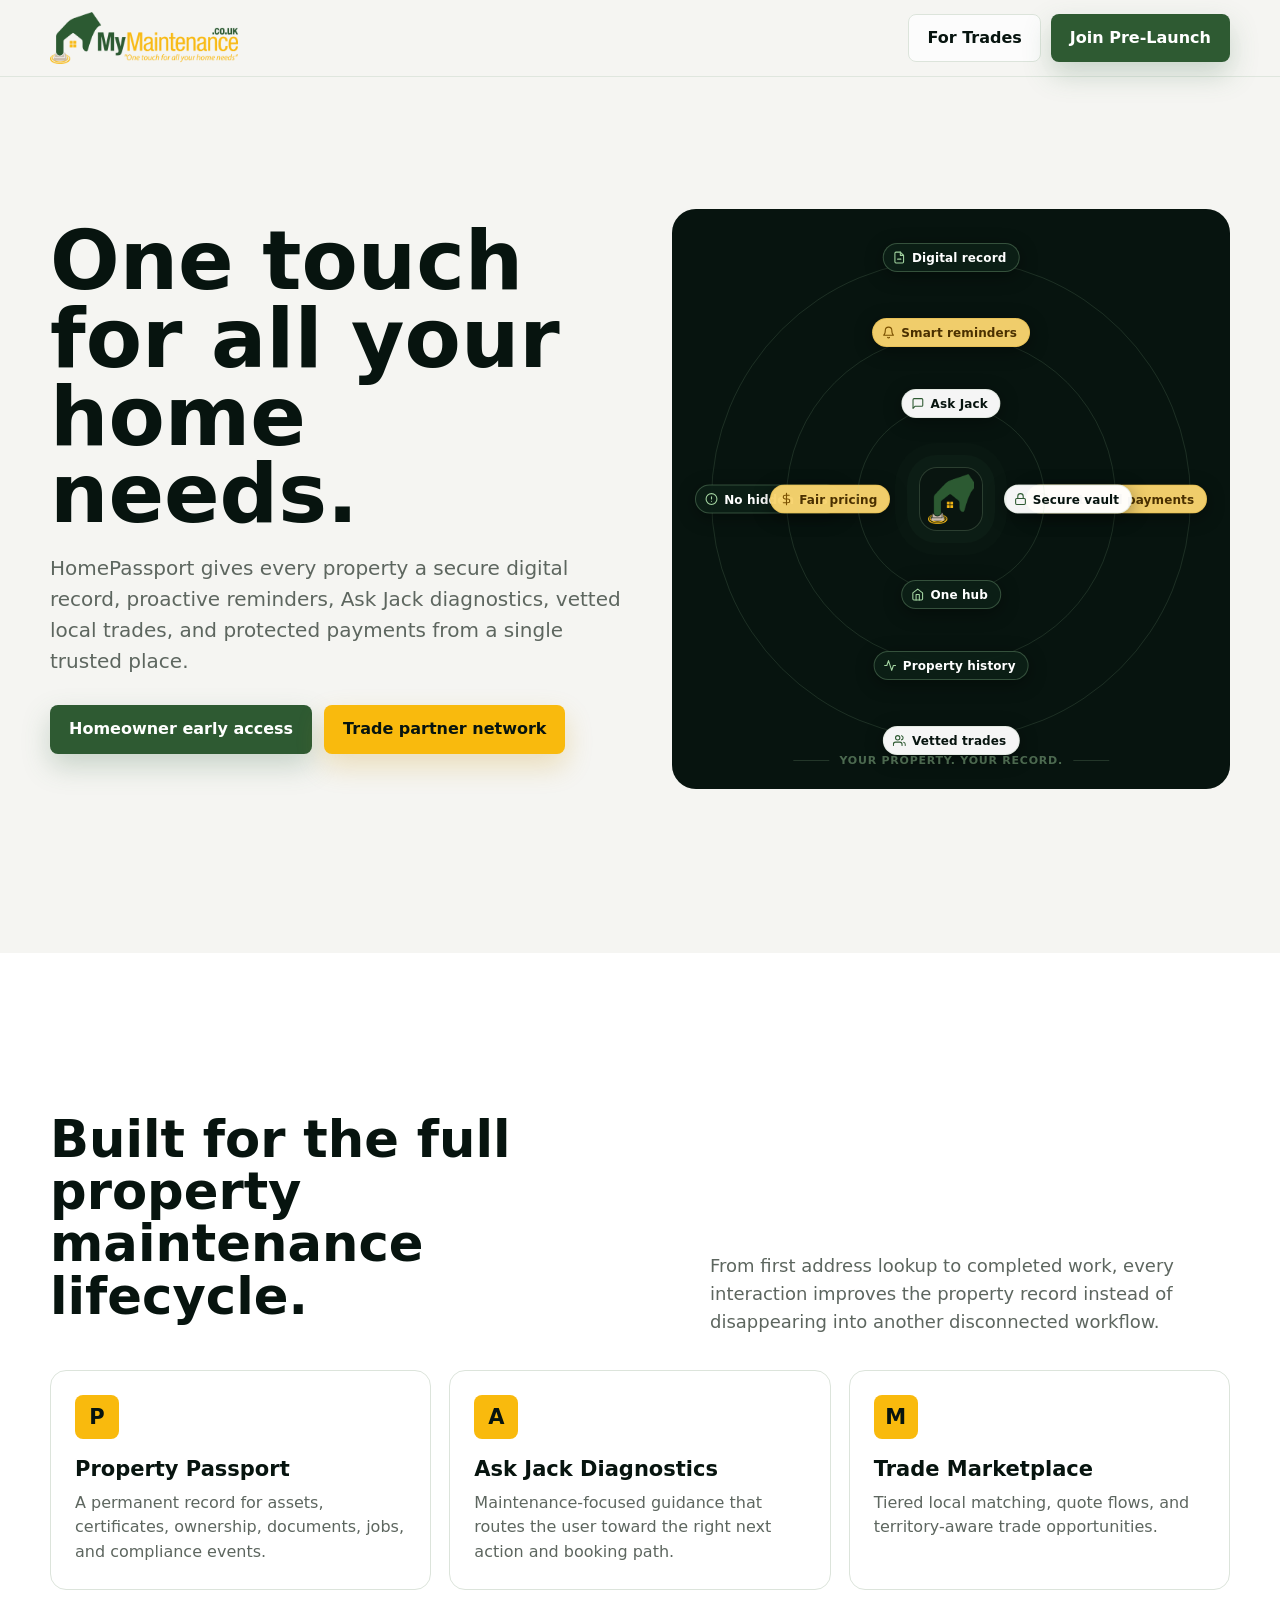
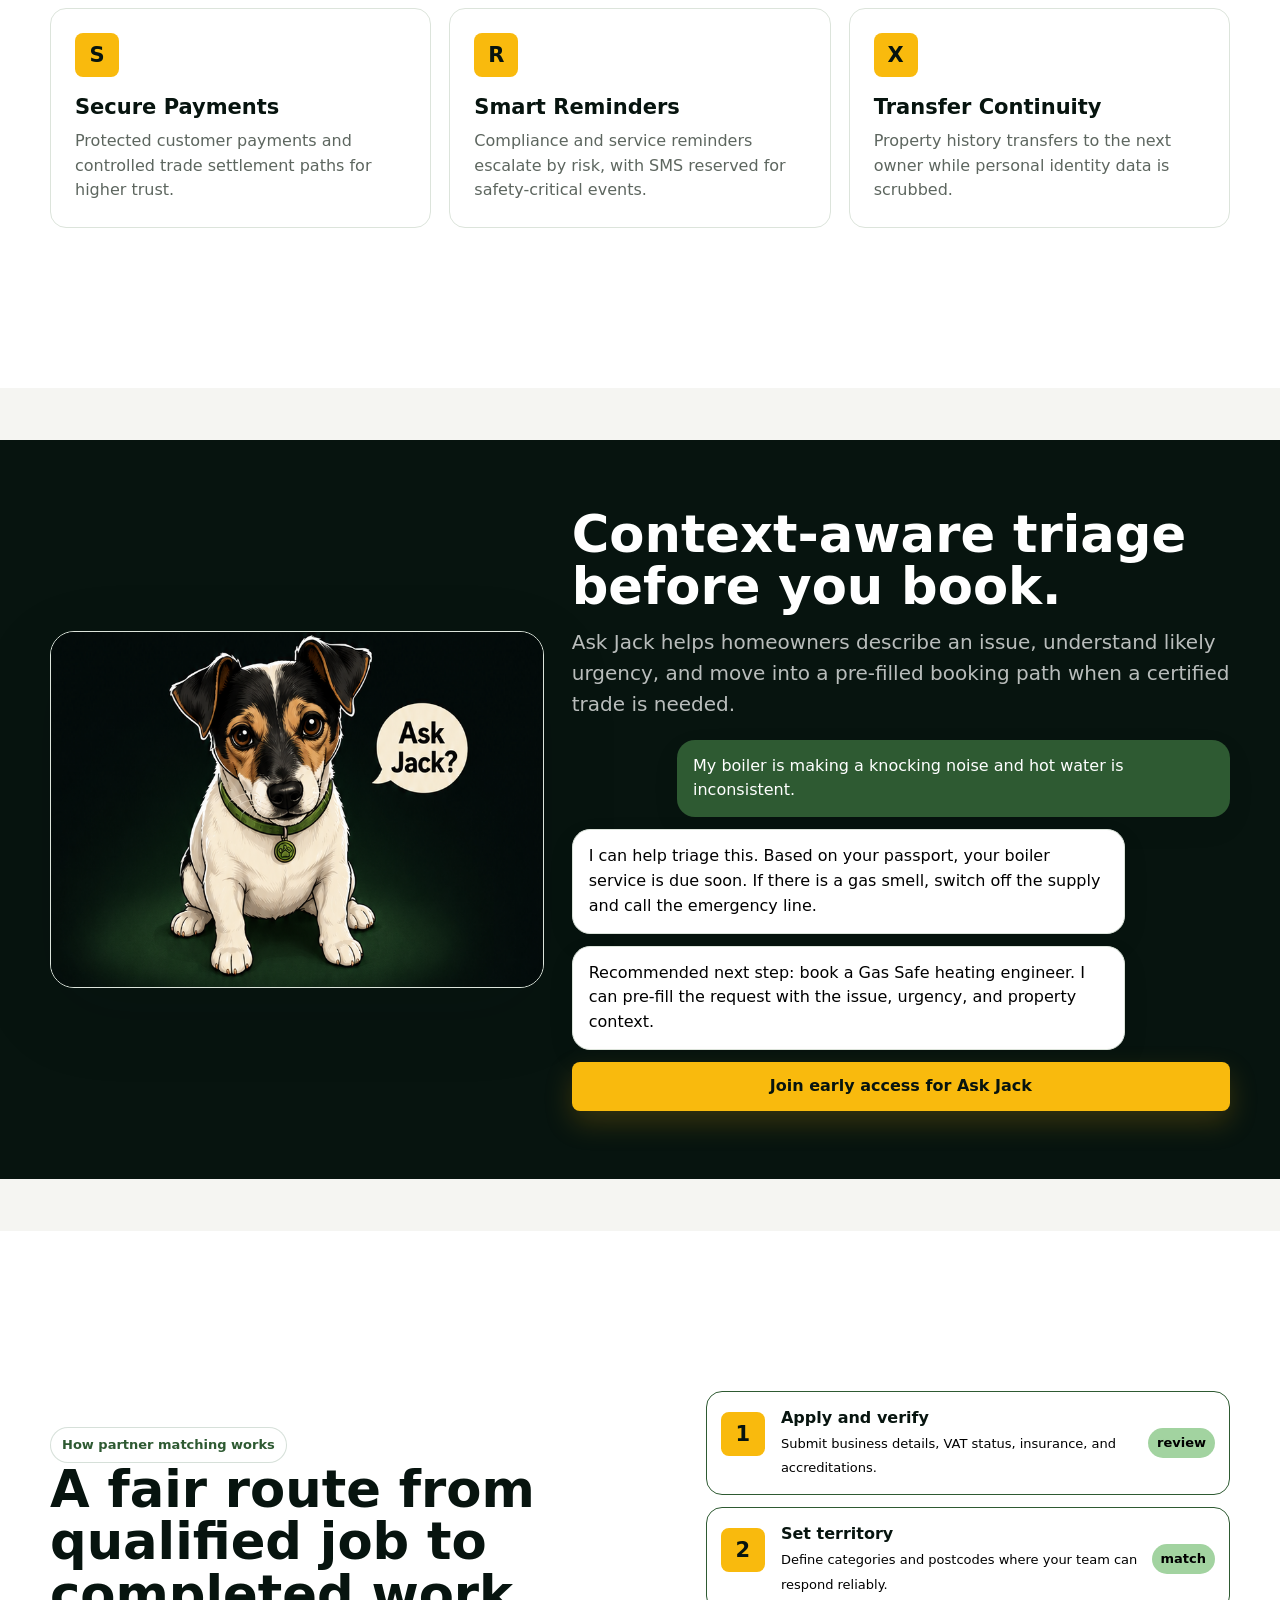
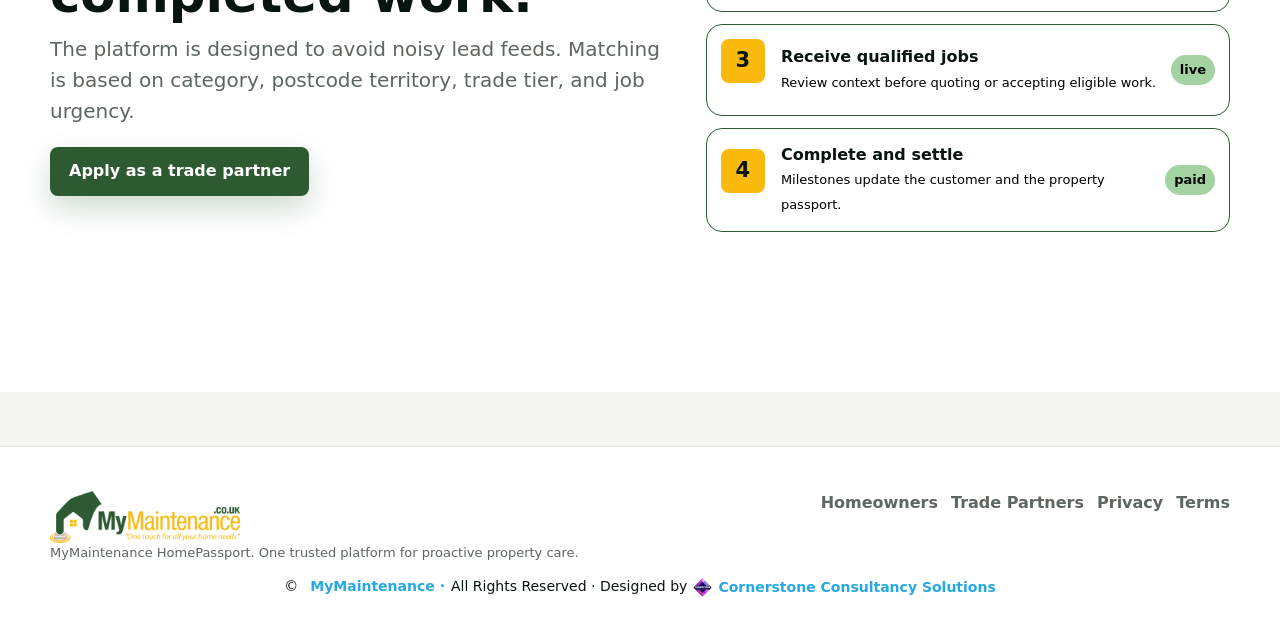
<file: index.html>
<!doctype html>
<html lang="en-GB">
  <head>
    <meta charset="utf-8">
    <meta name="viewport" content="width=device-width, initial-scale=1">
    <title>MyMaintenance HomePassport | One touch for all your home needs</title>
    <meta name="description" content="HomePassport is the digital property passport for proactive home maintenance, trusted trades, Ask Jack diagnostics, and protected bookings.">
    <meta name="robots" content="index,follow,max-snippet:-1,max-image-preview:large,max-video-preview:-1">
    <meta name="keywords" content="HomePassport, MyMaintenance, digital property passport, property maintenance app, trusted trades, Ask Jack, homeowner maintenance, UK property compliance">
    <link rel="canonical" href="https://www.mymaintenance.co.uk/">
    <meta property="og:title" content="MyMaintenance HomePassport">
    <meta property="og:description" content="Everything your home needs. One trusted platform.">
    <meta property="og:type" content="website">
    <meta property="og:url" content="https://www.mymaintenance.co.uk/">
    <meta property="og:locale" content="en_GB">
    <meta name="twitter:card" content="summary_large_image">
    <link rel="stylesheet" href="styles.css">
    <script type="application/ld+json">
      {
        "@context": "https://schema.org",
        "@graph": [
          {
            "@type": "Organization",
            "@id": "https://www.mymaintenance.co.uk/#organization",
            "name": "MyMaintenance",
            "url": "https://www.mymaintenance.co.uk/",
            "slogan": "One touch for all your home needs",
            "sameAs": [
              "https://hello.mymaintenance.co.uk",
              "https://partners.mymaintenance.co.uk"
            ]
          },
          {
            "@type": "WebSite",
            "@id": "https://www.mymaintenance.co.uk/#website",
            "url": "https://www.mymaintenance.co.uk/",
            "name": "MyMaintenance HomePassport",
            "publisher": { "@id": "https://www.mymaintenance.co.uk/#organization" },
            "inLanguage": "en-GB"
          },
          {
            "@type": "SoftwareApplication",
            "name": "HomePassport",
            "applicationCategory": "LifestyleApplication",
            "operatingSystem": "Web, iOS Safari, Chrome Android",
            "description": "A digital property passport for home maintenance records, compliance reminders, Ask Jack diagnostics, trusted trade matching, and protected bookings.",
            "publisher": { "@id": "https://www.mymaintenance.co.uk/#organization" },
            "offers": { "@type": "Offer", "price": "0", "priceCurrency": "GBP", "availability": "https://schema.org/PreOrder" }
          },
          {
            "@type": "FAQPage",
            "mainEntity": [
              {
                "@type": "Question",
                "name": "What is HomePassport?",
                "acceptedAnswer": { "@type": "Answer", "text": "HomePassport is a digital property passport that stores home documents, maintenance history, compliance reminders, and job records against the property rather than a temporary user account." }
              },
              {
                "@type": "Question",
                "name": "Who is MyMaintenance for?",
                "acceptedAnswer": { "@type": "Answer", "text": "MyMaintenance is for homeowners, landlords, and verified trade partners who want a clearer way to manage property maintenance, trusted local jobs, and protected bookings." }
              },
              {
                "@type": "Question",
                "name": "What is Ask Jack?",
                "acceptedAnswer": { "@type": "Answer", "text": "Ask Jack is a maintenance-focused assistant that helps users describe an issue, understand likely urgency, and move into a pre-filled booking path when certified trade support is needed." }
              }
            ]
          }
        ]
      }
    </script>
  </head>
  <body>
	<header class="site-header">
	  <nav class="nav" aria-label="Primary navigation">
		<a class="brand" href="/" aria-label="MyMaintenance home">
		  <img src="images/LogowithName.png" alt="MyMaintenance">
		</a>

		<button class="menu-toggle" type="button"
				aria-label="Open menu"
				aria-expanded="false"
				data-menu-toggle>
		  <span></span><span></span><span></span>
		</button>

		<div class="nav-actions">
		  <a class="button ghost" href="https://www.mymaintenance.co.uk/partners">For Trades</a>
		  <a class="button primary" href="https://www.mymaintenance.co.uk/hello">Join Pre-Launch</a>
		</div>
	  </nav>
	</header>

    <main>
      <section class="hero">
        <div class="hero-copy reveal">
          <h1>One touch for all your home needs.</h1>
          <p class="lead">HomePassport gives every property a secure digital record, proactive reminders, Ask Jack diagnostics, vetted local trades, and protected payments from a single trusted place.</p>
          <div class="hero-actions">
            <a class="button primary" href="https://www.mymaintenance.co.uk/partners">Homeowner early access</a>
            <a class="button secondary" href="https://www.mymaintenance.co.uk/hello">Trade partner network</a>
          </div>
        </div>

       <div class="hero-visual-panel" aria-hidden="true">

  <div class="panel-vignette"></div>

  <div class="orbit-system">

    <div class="orbit-ring ring-1">
      <span class="chip chip-forest p-top">
        <svg viewBox="0 0 24 24"><path d="M14 2H6a2 2 0 00-2 2v16a2 2 0 002 2h12a2 2 0 002-2V8z"/><polyline points="14 2 14 8 20 8"/><line x1="9" y1="15" x2="15" y2="15"/></svg>
        Digital record
      </span>
      <span class="chip chip-gold p-right">
        <svg viewBox="0 0 24 24"><path d="M12 22s8-4 8-10V5l-8-3-8 3v7c0 6 8 10 8 10z"/></svg>
        Protected payments
      </span>
      <span class="chip chip-white p-bottom">
        <svg viewBox="0 0 24 24"><path d="M17 21v-2a4 4 0 00-4-4H5a4 4 0 00-4 4v2"/><circle cx="9" cy="7" r="4"/><path d="M23 21v-2a4 4 0 00-3-3.87"/><path d="M16 3.13a4 4 0 010 7.75"/></svg>
        Vetted trades
      </span>
      <span class="chip chip-forest p-left">
        <svg viewBox="0 0 24 24"><circle cx="12" cy="12" r="10"/><line x1="12" y1="8" x2="12" y2="12"/><line x1="12" y1="16" x2="12.01" y2="16"/></svg>
        No hidden fees
      </span>
    </div>

    <div class="orbit-ring ring-2">
      <span class="chip chip-gold p-top">
        <svg viewBox="0 0 24 24"><path d="M18 8A6 6 0 006 8c0 7-3 9-3 9h18s-3-2-3-9"/><path d="M13.73 21a2 2 0 01-3.46 0"/></svg>
        Smart reminders
      </span>
      <span class="chip chip-white p-right">
        <svg viewBox="0 0 24 24"><rect x="3" y="11" width="18" height="11" rx="2" ry="2"/><path d="M7 11V7a5 5 0 0110 0v4"/></svg>
        Secure vault
      </span>
      <span class="chip chip-forest p-bottom">
        <svg viewBox="0 0 24 24"><polyline points="22 12 18 12 15 21 9 3 6 12 2 12"/></svg>
        Property history
      </span>
      <span class="chip chip-gold p-left">
        <svg viewBox="0 0 24 24"><line x1="12" y1="1" x2="12" y2="23"/><path d="M17 5H9.5a3.5 3.5 0 000 7h5a3.5 3.5 0 010 7H6"/></svg>
        Fair pricing
      </span>
    </div>

    <div class="orbit-ring ring-3">
      <span class="chip chip-white p-top">
        <svg viewBox="0 0 24 24"><path d="M21 15a2 2 0 01-2 2H7l-4 4V5a2 2 0 012-2h14a2 2 0 012 2z"/></svg>
        Ask Jack
      </span>
      <span class="chip chip-forest p-bottom">
        <svg viewBox="0 0 24 24"><path d="M3 9l9-7 9 7v11a2 2 0 01-2 2H5a2 2 0 01-2-2z"/><polyline points="9 22 9 12 15 12 15 22"/></svg>
        One hub
      </span>
    </div>

   <div class="orbit-centre">
  <img src="images/logoalone.png" alt="HomePassport">
</div>

  </div>

  <p class="panel-label">Your property. Your record.</p>

</div>
      </section>
	  <div class="yellow-band" id="featuresdiv">
      <section class="section" id="features">
        <div class="section-header reveal">
          <div>
            <h2>Built for the full property maintenance lifecycle.</h2>
          </div>
          <p>From first address lookup to completed work, every interaction improves the property record instead of disappearing into another disconnected workflow.</p>
        </div>
        <div class="grid-3">
          <article class="card reveal"><div class="icon">P</div><h3>Property Passport</h3><p>A permanent record for assets, certificates, ownership, documents, jobs, and compliance events.</p></article>
          <article class="card reveal"><div class="icon">A</div><h3>Ask Jack Diagnostics</h3><p>Maintenance-focused guidance that routes the user toward the right next action and booking path.</p></article>
          <article class="card reveal"><div class="icon">M</div><h3>Trade Marketplace</h3><p>Tiered local matching, quote flows, and territory-aware trade opportunities.</p></article>
          <article class="card reveal"><div class="icon">S</div><h3>Secure Payments</h3><p>Protected customer payments and controlled trade settlement paths for higher trust.</p></article>
          <article class="card reveal"><div class="icon">R</div><h3>Smart Reminders</h3><p>Compliance and service reminders escalate by risk, with SMS reserved for safety-critical events.</p></article>
          <article class="card reveal"><div class="icon">X</div><h3>Transfer Continuity</h3><p>Property history transfers to the next owner while personal identity data is scrubbed.</p></article>
        </div>
      </section>
	    </div>
	  <div class="dark-band" id="solution">
      <section class="section ask-jack" id="ask-jack">
        <div class="jack-card reveal">
          <img src="images/AskJackImage.png" alt="Ask Jack assistant artwork">
        </div>
        <div class="reveal">
          <h2>Context-aware triage before you book.</h2>
          <p class="lead">Ask Jack helps homeowners describe an issue, understand likely urgency, and move into a pre-filled booking path when a certified trade is needed.</p>
          <div class="chat" aria-label="Ask Jack demo conversation">
            <div class="bubble user">My boiler is making a knocking noise and hot water is inconsistent.</div>
            <div class="bubble system">I can help triage this. Based on your passport, your boiler service is due soon. If there is a gas smell, switch off the supply and call the emergency line.</div>
            <div class="bubble system">Recommended next step: book a Gas Safe heating engineer. I can pre-fill the request with the issue, urgency, and property context.</div>
            <a class="button secondary" href="https://www.mymaintenance.co.uk/hello">Join early access for Ask Jack</a>
          </div>
        </div>
      </section>
    </div>

    	  <div class="yellow-band" id="featuresdiv">
       <section class="section passport-panel">
          <div class="reveal">
            <span class="eyebrow">How partner matching works</span>
            <h2>A fair route from qualified job to completed work.</h2>
            <p class="lead">The platform is designed to avoid noisy lead feeds. Matching is based on category, postcode territory, trade tier, and job urgency.</p>
			 <a class="button primary" href="https://www.mymaintenance.co.uk/partners">Apply as a trade partner</a>
          </div>
          <div class="passport-stack reveal">
            <div class="passport-row"><div class="icon">1</div><div><b>Apply and verify</b><span>Submit business details, VAT status, insurance, and accreditations.</span></div><span class="status">review</span></div>
            <div class="passport-row"><div class="icon">2</div><div><b>Set territory</b><span>Define categories and postcodes where your team can respond reliably.</span></div><span class="status">match</span></div>
            <div class="passport-row"><div class="icon">3</div><div><b>Receive qualified jobs</b><span>Review context before quoting or accepting eligible work.</span></div><span class="status">live</span></div>
            <div class="passport-row"><div class="icon">4</div><div><b>Complete and settle</b><span>Milestones update the customer and the property passport.</span></div><span class="status">paid</span></div>
          </div>
        </section>
		  </div>
    </main>

    <footer class="footer">
      <div class="footer-inner">
        <div>
          <img src="images/LogowithName.png" alt="MyMaintenance">
          <p class="form-note">MyMaintenance HomePassport. One trusted platform for proactive property care.</p>
        </div>
        <div class="footer-links">
          <a href="https://www.mymaintenance.co.uk/hello">Homeowners</a>
          <a href="https://www.mymaintenance.co.uk/partners">Trade Partners</a>
          <a href="privacy.html">Privacy</a>
          <a href="terms.html">Terms</a>
        </div>
      </div>
	  
	   <div class="footer-bottom">
    <div class="container footer-bottom-inner">
      <p class="footer-copy">
        © <span id="year"></span>
        <strong class="sitename">MyMaintenance · </strong>All Rights Reserved · 
		      Designed by 
			<a href="https://cornerstoneconsultancysolutions.com/" target="_blank">
			<img src="images/CSSlogo.png" alt="Designer Logo">
			<strong class="sitename">Cornerstone Consultancy Solutions</strong>
		</a>
      </p>
    </div>
  </div>
    </footer>
    <script src="site.js"></script>
  </body>
</html>
</file>
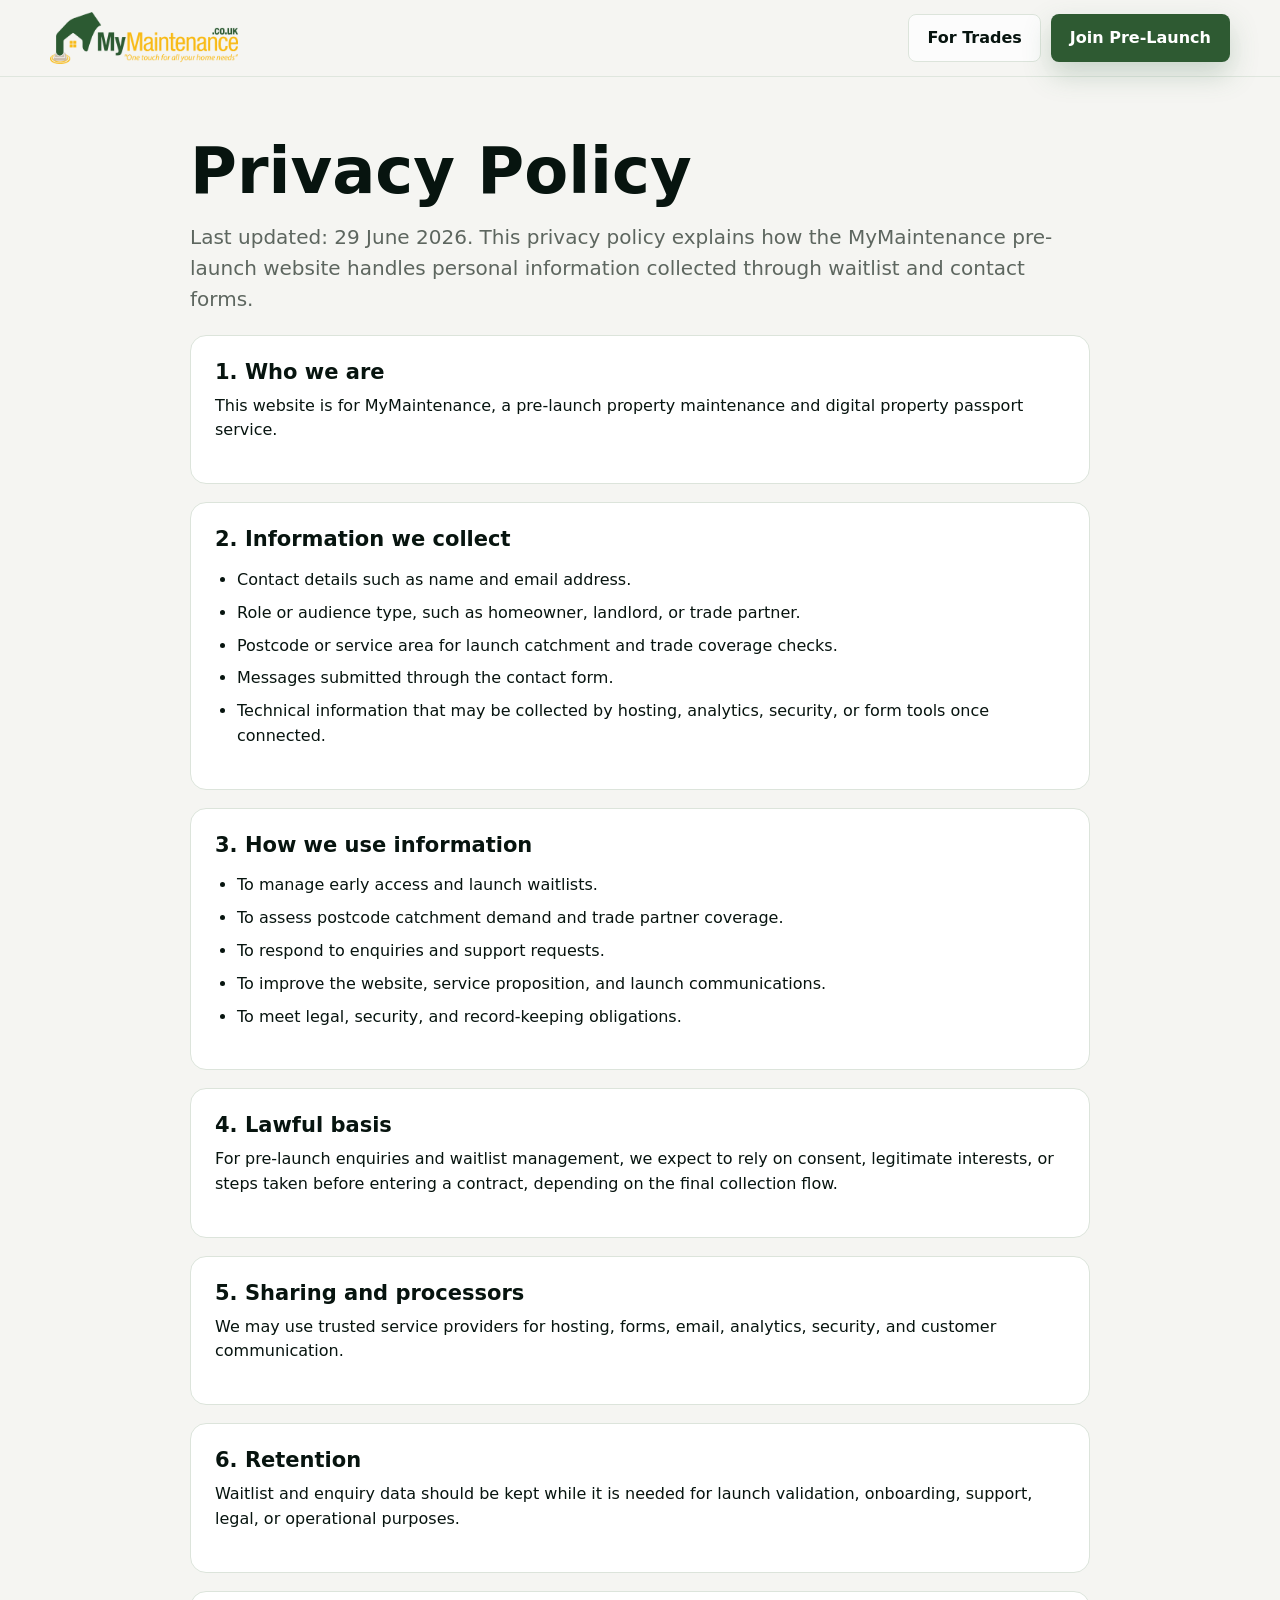
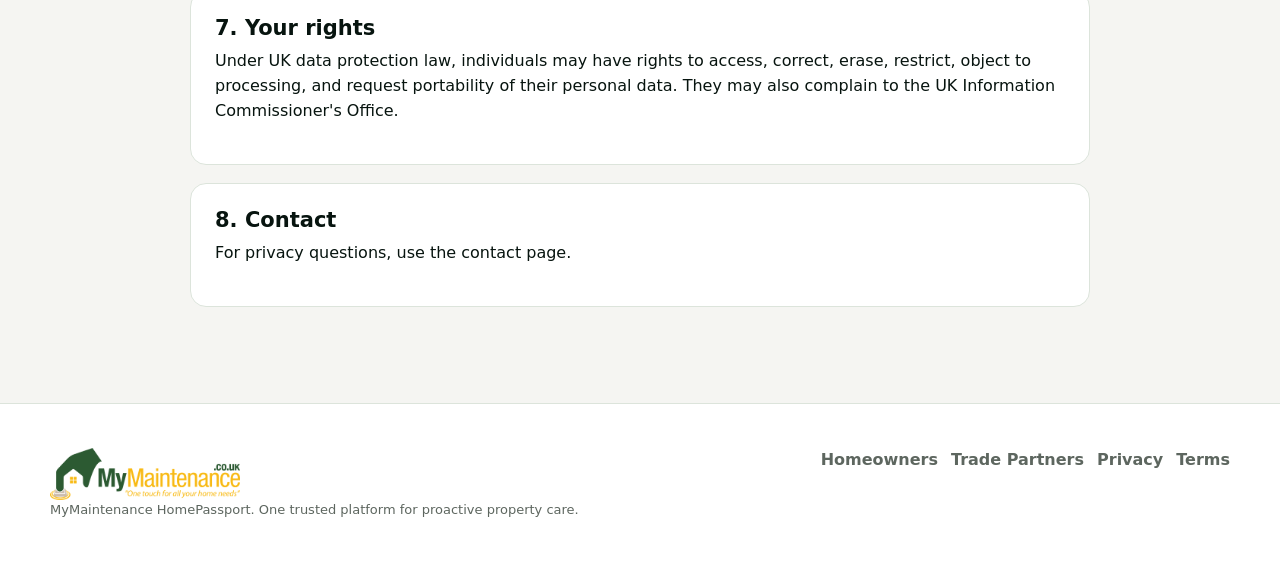
<file: privacy.html>
﻿<!doctype html>
<html lang="en-GB">
  <head>
    <meta charset="utf-8">
    <meta name="viewport" content="width=device-width, initial-scale=1">
    <title>Privacy Policy | MyMaintenance HomePassport</title>
    <meta name="description" content="Privacy policy for the MyMaintenance HomePassport pre-launch website and early access waitlist.">
    <meta name="robots" content="index,follow">
    <link rel="canonical" href="https://www.mymaintenance.co.uk/privacy.html">
    <link rel="stylesheet" href="styles.css">
  </head>
  <body>
   <header class="site-header">
	  <nav class="nav" aria-label="Primary navigation">
		<a class="brand" href="/" aria-label="MyMaintenance home">
		  <img src="images/LogowithName.png" alt="MyMaintenance">
		</a>

		<button class="menu-toggle" type="button"
				aria-label="Open menu"
				aria-expanded="false"
				data-menu-toggle>
		  <span></span><span></span><span></span>
		</button>

		<div class="nav-actions">
		  <a class="button ghost" href="https://www.mymaintenance.co.uk/partners">For Trades</a>
		  <a class="button primary" href="https://www.mymaintenance.co.uk/hello">Join Pre-Launch</a>
		</div>
	  </nav>
	</header>

    <main class="legal-layout">
      <h1>Privacy Policy</h1>
      <p class="lead">Last updated: 29 June 2026. This privacy policy explains how the MyMaintenance pre-launch website handles personal information collected through waitlist and contact forms.</p>

      <section class="legal-card">
        <h3>1. Who we are</h3>
        <p>This website is for MyMaintenance, a pre-launch property maintenance and digital property passport service.</p>
      </section>

      <section class="legal-card">
        <h3>2. Information we collect</h3>
        <ul>
          <li>Contact details such as name and email address.</li>
          <li>Role or audience type, such as homeowner, landlord, or trade partner.</li>
          <li>Postcode or service area for launch catchment and trade coverage checks.</li>
          <li>Messages submitted through the contact form.</li>
          <li>Technical information that may be collected by hosting, analytics, security, or form tools once connected.</li>
        </ul>
      </section>

      <section class="legal-card">
        <h3>3. How we use information</h3>
        <ul>
          <li>To manage early access and launch waitlists.</li>
          <li>To assess postcode catchment demand and trade partner coverage.</li>
          <li>To respond to enquiries and support requests.</li>
          <li>To improve the website, service proposition, and launch communications.</li>
          <li>To meet legal, security, and record-keeping obligations.</li>
        </ul>
      </section>

      <section class="legal-card">
        <h3>4. Lawful basis</h3>
        <p>For pre-launch enquiries and waitlist management, we expect to rely on consent, legitimate interests, or steps taken before entering a contract, depending on the final collection flow.</p>
      </section>

      <section class="legal-card">
        <h3>5. Sharing and processors</h3>
        <p>We may use trusted service providers for hosting, forms, email, analytics, security, and customer communication. </p>
      </section>

      <section class="legal-card">
        <h3>6. Retention</h3>
        <p>Waitlist and enquiry data should be kept while it is needed for launch validation, onboarding, support, legal, or operational purposes.</p>
      </section>

      <section class="legal-card">
        <h3>7. Your rights</h3>
        <p>Under UK data protection law, individuals may have rights to access, correct, erase, restrict, object to processing, and request portability of their personal data. They may also complain to the UK Information Commissioner's Office.</p>
      </section>

      <section class="legal-card">
        <h3>8. Contact</h3>
        <p>For privacy questions, use the contact page.</p>
      </section>
    </main>

     <footer class="footer">
      <div class="footer-inner">
        <div>
          <img src="images/LogowithName.png" alt="MyMaintenance">
          <p class="form-note">MyMaintenance HomePassport. One trusted platform for proactive property care.</p>
        </div>
        <div class="footer-links">
          <a href="https://www.mymaintenance.co.uk/hello">Homeowners</a>
          <a href="https://www.mymaintenance.co.uk/partners">Trade Partners</a>
          <a href="privacy.html">Privacy</a>
          <a href="terms.html">Terms</a>
        </div>
      </div>
    </footer>

   <script src="site.js"></script>
  </body>
</html>
</file>
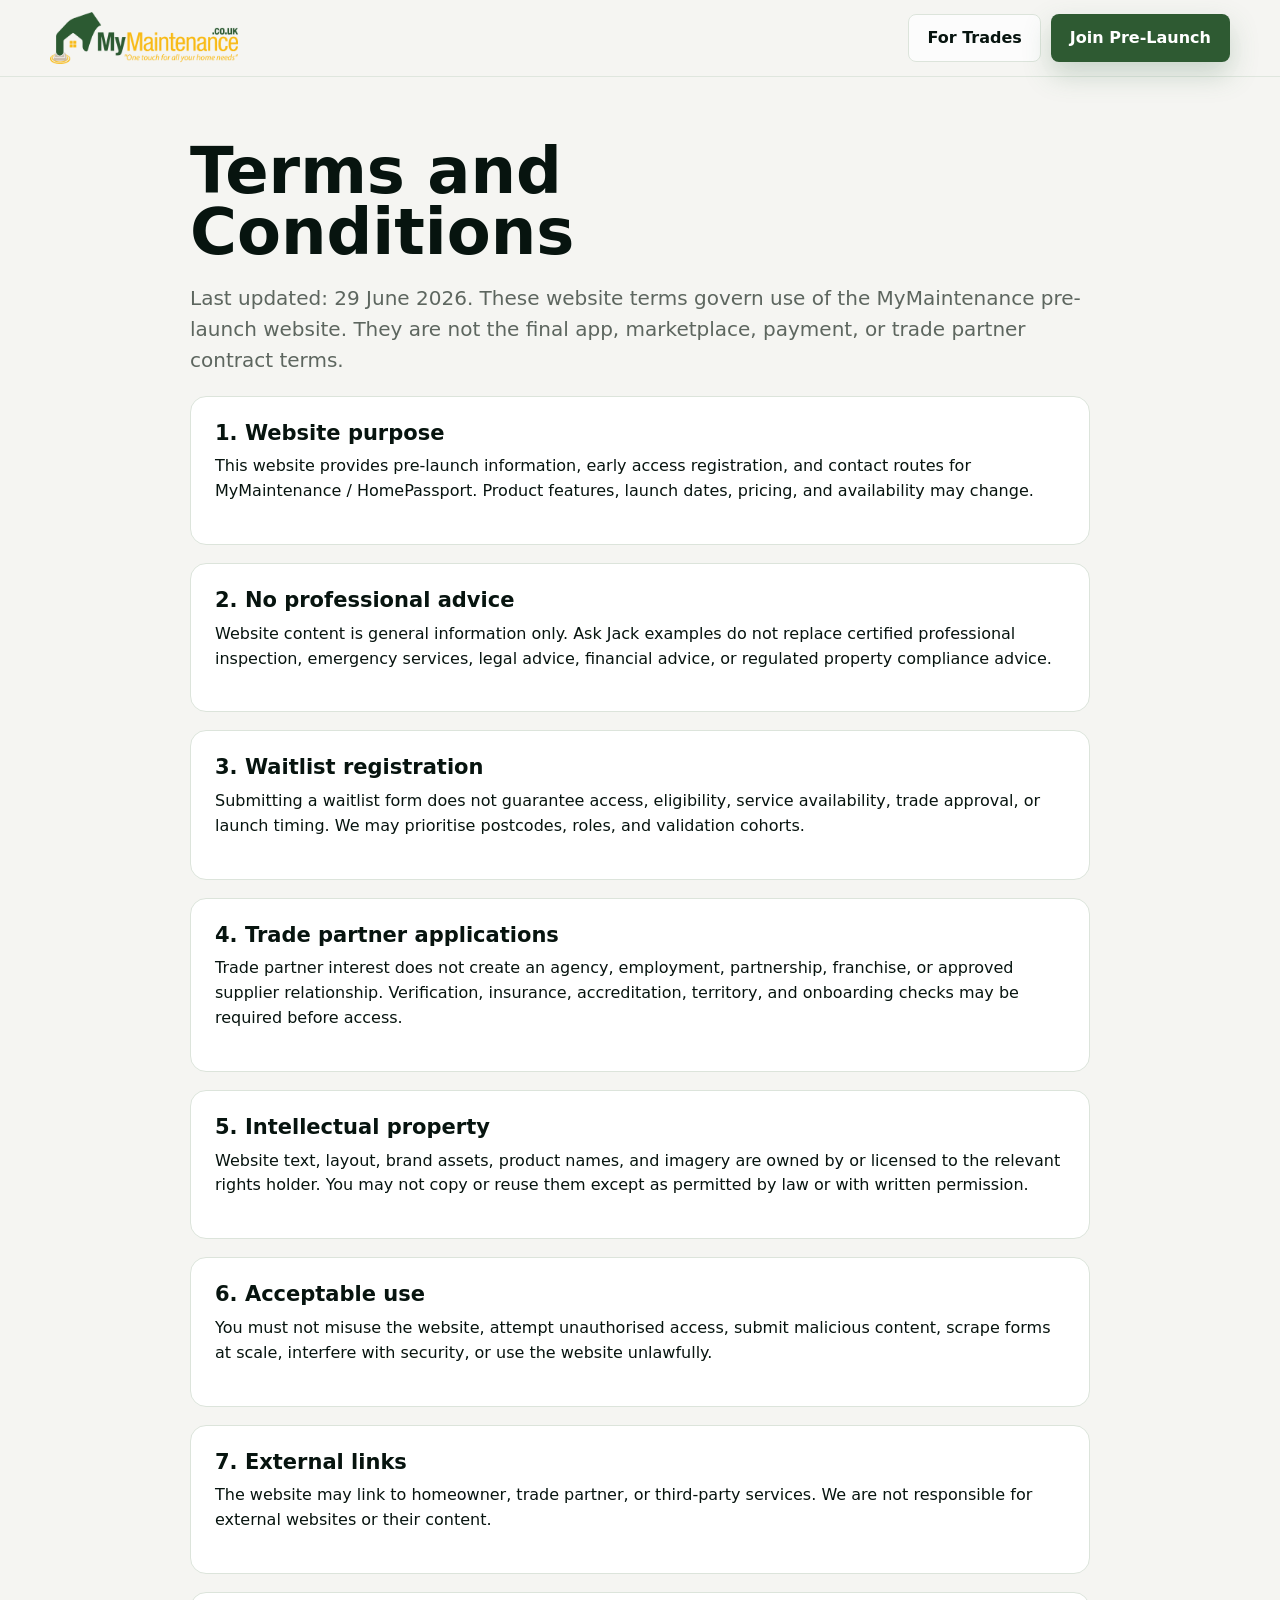
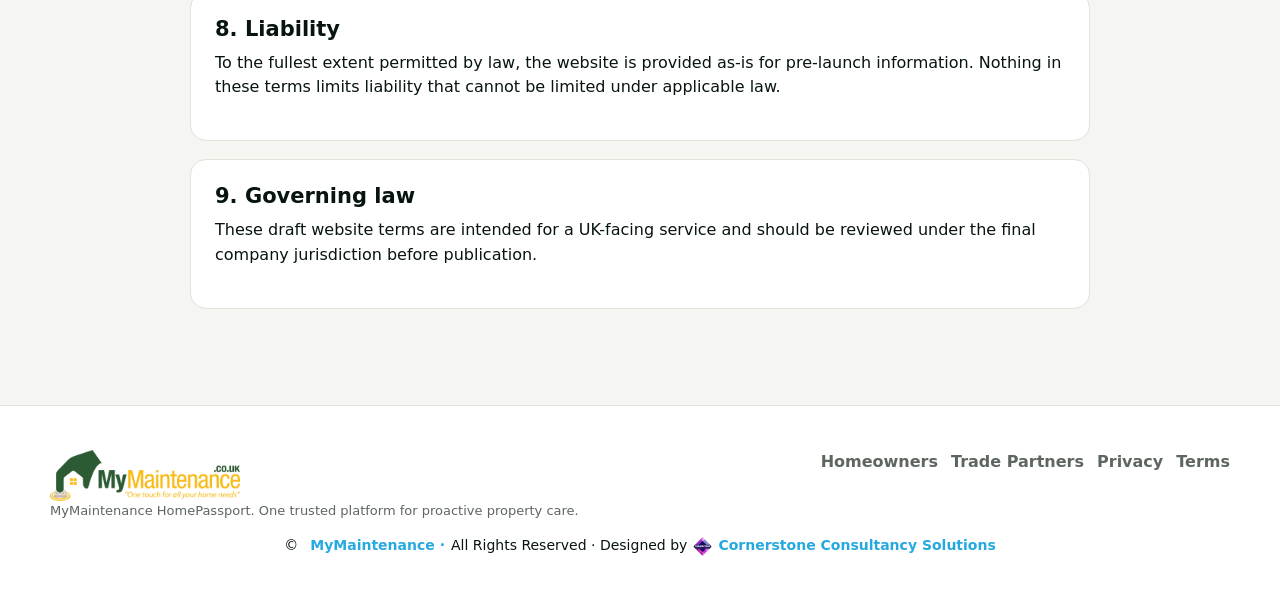
<file: terms.html>
﻿<!doctype html>
<html lang="en-GB">
  <head>
    <meta charset="utf-8">
    <meta name="viewport" content="width=device-width, initial-scale=1">
    <title>Terms and Conditions | MyMaintenance HomePassport</title>
    <meta name="description" content="Website terms and conditions for the MyMaintenance HomePassport pre-launch website.">
    <meta name="robots" content="index,follow">
    <link rel="canonical" href="https://www.mymaintenance.co.uk/terms.html">
    <link rel="stylesheet" href="styles.css">
  </head>
  <body>
  <header class="site-header">
	  <nav class="nav" aria-label="Primary navigation">
		<a class="brand" href="/" aria-label="MyMaintenance home">
		  <img src="images/LogowithName.png" alt="MyMaintenance">
		</a>

		<button class="menu-toggle" type="button"
				aria-label="Open menu"
				aria-expanded="false"
				data-menu-toggle>
		  <span></span><span></span><span></span>
		</button>

		<div class="nav-actions">
		  <a class="button ghost" href="https://www.mymaintenance.co.uk/partners">For Trades</a>
		  <a class="button primary" href="https://www.mymaintenance.co.uk/hello">Join Pre-Launch</a>
		</div>
	  </nav>
	</header>

    <main class="legal-layout">
      <h1>Terms and Conditions</h1>
      <p class="lead">Last updated: 29 June 2026. These website terms govern use of the MyMaintenance pre-launch website. They are not the final app, marketplace, payment, or trade partner contract terms.</p>

      <section class="legal-card"><h3>1. Website purpose</h3><p>This website provides pre-launch information, early access registration, and contact routes for MyMaintenance / HomePassport. Product features, launch dates, pricing, and availability may change.</p></section>
      <section class="legal-card"><h3>2. No professional advice</h3><p>Website content is general information only. Ask Jack examples do not replace certified professional inspection, emergency services, legal advice, financial advice, or regulated property compliance advice.</p></section>
      <section class="legal-card"><h3>3. Waitlist registration</h3><p>Submitting a waitlist form does not guarantee access, eligibility, service availability, trade approval, or launch timing. We may prioritise postcodes, roles, and validation cohorts.</p></section>
      <section class="legal-card"><h3>4. Trade partner applications</h3><p>Trade partner interest does not create an agency, employment, partnership, franchise, or approved supplier relationship. Verification, insurance, accreditation, territory, and onboarding checks may be required before access.</p></section>
      <section class="legal-card"><h3>5. Intellectual property</h3><p>Website text, layout, brand assets, product names, and imagery are owned by or licensed to the relevant rights holder. You may not copy or reuse them except as permitted by law or with written permission.</p></section>
      <section class="legal-card"><h3>6. Acceptable use</h3><p>You must not misuse the website, attempt unauthorised access, submit malicious content, scrape forms at scale, interfere with security, or use the website unlawfully.</p></section>
      <section class="legal-card"><h3>7. External links</h3><p>The website may link to homeowner, trade partner, or third-party services. We are not responsible for external websites or their content.</p></section>
      <section class="legal-card"><h3>8. Liability</h3><p>To the fullest extent permitted by law, the website is provided as-is for pre-launch information. Nothing in these terms limits liability that cannot be limited under applicable law.</p></section>
      <section class="legal-card"><h3>9. Governing law</h3><p>These draft website terms are intended for a UK-facing service and should be reviewed under the final company jurisdiction before publication.</p></section>
    </main>

      <footer class="footer">
      <div class="footer-inner">
        <div>
          <img src="images/LogowithName.png" alt="MyMaintenance">
          <p class="form-note">MyMaintenance HomePassport. One trusted platform for proactive property care.</p>
        </div>
        <div class="footer-links">
          <a href="https://www.mymaintenance.co.uk/hello">Homeowners</a>
          <a href="https://www.mymaintenance.co.uk/partners">Trade Partners</a>
          <a href="privacy.html">Privacy</a>
          <a href="terms.html">Terms</a>
        </div>
      </div>
	  
	   <div class="footer-bottom">
    <div class="container footer-bottom-inner">
      <p class="footer-copy">
        © <span id="year"></span>
        <strong class="sitename">MyMaintenance · </strong>All Rights Reserved · 
		      Designed by 
			<a href="https://cornerstoneconsultancysolutions.com/" target="_blank">
			<img src="images/CSSlogo.png" alt="Designer Logo">
			<strong class="sitename">Cornerstone Consultancy Solutions</strong>
		</a>
      </p>
    </div>
  </div>
    </footer>
	
	<script src="site.js"></script>
  </body>
</html>
</file>
<file: styles.css>
:root {

  --green-main: #2E5A32;
  --yellow-main: #F9BA0D;

  --ink: #07140f;
  --grey: #07140f;
  --muted: #5d665f;
  --line: #dce4db;
  --soft: #f5f5f2;
  --white: #ffffff;
  --danger: #c0392b;
  

  --green-950: var(--ink);
  --green-900: var(--ink);
  --green-800: var(--green-main);
  --green-700: var(--green-main);
  --green-600: var(--green-main);
  --green-300: #a2d3a0; 
  --gold-500: var(--yellow-main);
  --gold-600: var(--yellow-main);
  
  --radius-sm: 8px;
  --radius-md: 16px;
  --radius-lg: 24px;
  --shadow: 0 24px 80px rgba(7, 20, 15, 0.12);
  color-scheme: light;
}

* {
  box-sizing: border-box;
}

html {
  scroll-behavior: smooth;
}

body {
  margin: 0;
  font-family: Inter, ui-sans-serif, system-ui, -apple-system, BlinkMacSystemFont, "Segoe UI", sans-serif;
  color: var(--ink);
  background: var(--soft);
  line-height: 1.55;
}

body.menu-open {
  overflow: hidden;
}

img {
  max-width: 100%;
  display: block;
}

a {
  color: inherit;
  text-decoration: none;
}

button,
input,
select,
textarea {
  font: inherit;
}

.site-header {
  position: sticky;
  top: 0;
  z-index: 30;
  border-bottom: 1px solid rgba(220, 228, 219, 0.84);
  background: rgba(245, 245, 242, 0.92);
  backdrop-filter: blur(18px);
}

.nav {
  width: min(1180px, calc(100% - 32px));
  min-height: 76px;
  margin: 0 auto;
  display: flex;
  align-items: center;
  justify-content: space-between;
  gap: 24px;
}

.brand {
  display: inline-flex;
  align-items: center;
  gap: 12px;
  min-width: 180px;
}

.brand img {
  width: 188px;
  height: auto;
}

.nav-links {
  display: flex;
  align-items: center;
  gap: 6px;
}

.nav-links a {
  min-height: 44px;
  display: inline-flex;
  align-items: center;
  padding: 0 13px;
  border-radius: var(--radius-sm);
  color: #334138;
  font-weight: 700;
  font-size: 14px;
}

.nav-links a[aria-current="page"],
.nav-links a:hover {
  color: var(--green-900);
  background: rgba(70, 116, 81, 0.1);
}

.nav-actions {
  display: flex;
  align-items: center;
  gap: 10px;
}

.menu-toggle {
  display: none;
  width: 44px;
  height: 44px;
  border: 1px solid var(--line);
  border-radius: var(--radius-sm);
  background: var(--white);
}

.menu-toggle span {
  display: block;
  width: 18px;
  height: 2px;
  margin: 4px auto;
  background: var(--green-900);
}

.button,
button.button {
  min-height: 44px;
  display: inline-flex;
  align-items: center;
  justify-content: center;
  gap: 9px;
  border: 1px solid transparent;
  border-radius: var(--radius-sm);
  padding: 11px 18px;
  font-weight: 800;
  cursor: pointer;
  transition: transform 150ms ease, background 150ms ease, border 150ms ease, box-shadow 150ms ease;
}

.button:hover {
  transform: translateY(-1px);
}

.button.primary {
  color: var(--white);
  background: var(--green-600);
  box-shadow: 0 12px 28px rgba(70, 116, 81, 0.26);
}

.button.primary:hover {
  background: var(--green-700);
}

.button.secondary {
  color: var(--green-950);
  background: var(--gold-500);
  box-shadow: 0 12px 28px rgba(200, 146, 10, 0.24);
}

.button.ghost {
  color: var(--green-900);
  border-color: var(--line);
  background: rgba(255, 255, 255, 0.75);
}

.button.dark {
  color: var(--white);
  background: var(--green-900);
}

.section,
.hero {
  width: min(1180px, calc(100% - 32px));
  margin: 0 auto;
}

.hero {
  min-height: calc(100vh - 76px);
  display: grid;
  grid-template-columns: minmax(0, 1.02fr) minmax(360px, 0.98fr);
  align-items: center;
  gap: 42px;
  padding: 64px 0 44px;
}


/* ── Hero visual panel ── */
.hero-visual-panel {
  position: relative;
  overflow: hidden;
  border-radius: var(--radius-lg);
  background: var(--green-950);
  min-height: 580px;
  display: flex;
  align-items: center;
  justify-content: center;
}

.panel-video {
  position: absolute;
  inset: 0;
  z-index: 0;
}

.panel-video video {
  width: 100%;
  height: 100%;
  object-fit: cover;
  opacity: 0.5;
}

.panel-video-fallback {
  position: absolute;
  inset: 0;
  background:
    radial-gradient(ellipse 70% 60% at 55% 45%, rgba(36,95,56,0.4) 0%, transparent 65%),
    linear-gradient(155deg, #0d2a1a 0%, #072011 50%, #030d07 100%);
}

.panel-vignette {
  position: absolute;
  inset: 0;
  z-index: 1;
  background: radial-gradient(ellipse 100% 100% at 50% 50%, transparent 40%, rgba(7,20,15,0.55) 100%);
  pointer-events: none;
}

/* ── Orbit system ── */
.orbit-system {
  position: relative;
  z-index: 2;
  width: 480px;
  height: 480px;
  display: flex;
  align-items: center;
  justify-content: center;
}

.orbit-ring {
  position: absolute;
  border-radius: 50%;
  border: 1px solid rgba(162,211,160,0.14);
}

.ring-1 { width: 480px; height: 480px; animation: ospin 38s linear infinite; }
.ring-2 { width: 330px; height: 330px; animation: ospin 25s linear infinite reverse; }
.ring-3 { width: 188px; height: 188px; animation: ospin 17s linear infinite; }

@keyframes ospin {
  from { transform: rotate(0deg); }
  to   { transform: rotate(360deg); }
}

/* Chips */
.chip {
  position: absolute;
  display: inline-flex;
  align-items: center;
  gap: 6px;
  padding: 7px 12px 7px 9px;
  border-radius: 999px;
  font-size: 12px;
  font-weight: 700;
  white-space: nowrap;
  box-shadow: 0 4px 18px rgba(0,0,0,0.38);
  letter-spacing: 0.01em;
  line-height: 1;
}

.chip svg {
  width: 13px;
  height: 13px;
  flex-shrink: 0;
  stroke-width: 2;
  stroke-linecap: round;
  stroke-linejoin: round;
  fill: none;
}

.chip-forest { background: rgba(12,32,22,0.96); border: 1px solid rgba(162,211,160,0.28); color: white; }
.chip-forest svg { stroke: var(--green-300); }
.chip-gold   { background: rgba(248,212,111,0.97); border: 1px solid rgba(200,146,10,0.22); color: #4a3000; }
.chip-gold svg { stroke: #7a5000; }
.chip-white  { background: rgba(255,255,255,0.96); border: 1px solid rgba(220,228,219,0.7); color: var(--ink); }
.chip-white svg { stroke: var(--green-700); }

/* Counter-rotation per ring speed */
.ring-1 .chip { animation: cunspin1 38s linear infinite; }
.ring-2 .chip { animation: cunspin2 25s linear infinite; }
.ring-3 .chip { animation: cunspin3 17s linear infinite; }

@keyframes cunspin1 { from { transform: rotate(0deg); }   to { transform: rotate(-360deg); } }
@keyframes cunspin2 { from { transform: rotate(0deg); }   to { transform: rotate(360deg); }  }
@keyframes cunspin3 { from { transform: rotate(0deg); }   to { transform: rotate(-360deg); } }

/* Cardinal positions */
.p-top    { top: -17px;   left: 50%; transform: translateX(-50%); }
.p-right  { right: -17px; top: 50%;  transform: translateY(-50%); }
.p-bottom { bottom: -17px; left: 50%; transform: translateX(-50%); }
.p-left   { left: -17px;  top: 50%;  transform: translateY(-50%); }

/* Restate counter-rotation on each positioned chip (animation overrides transform) */
.ring-1 .p-top, .ring-1 .p-right,
.ring-1 .p-bottom, .ring-1 .p-left { animation: cunspin1 38s linear infinite; }
.ring-2 .p-top, .ring-2 .p-right,
.ring-2 .p-bottom, .ring-2 .p-left { animation: cunspin2 25s linear infinite; }
.ring-3 .p-top, .ring-3 .p-bottom  { animation: cunspin3 17s linear infinite; }

/* Centre medallion */
.orbit-centre {
  position: absolute;
  z-index: 3;
  width: 64px;
  height: 64px;
  border-radius: 18px;
  background: rgba(10,22,17,0.9);
  border: 1px solid rgba(162,211,160,0.22);
  display: flex;
  align-items: center;
  justify-content: center;
  box-shadow: 0 0 0 12px rgba(70,116,81,0.06), 0 0 0 24px rgba(70,116,81,0.03);
  padding: 8px;        
  overflow: hidden;   
}

@media (max-width: 768px) {
  .hero::before {
    opacity: 0.03;
    font-size: 4rem;
  }
}
.hero-copy,
.hero-visual-panel {
  position: relative;
  z-index: 1;
}


.orbit-centre svg {
  width: 30px;
  height: 30px;
  stroke: var(--green-300);
  fill: none;
  stroke-width: 1.6;
  stroke-linecap: round;
  stroke-linejoin: round;
}

/* Panel label */
.panel-label {
  position: absolute;
  bottom: 20px;
  left: 50%;
  transform: translateX(-50%);
  z-index: 3;
  display: flex;
  align-items: center;
  gap: 10px;
  font-size: 11px;
  font-weight: 700;
  color: rgba(162,211,160,0.45);
  letter-spacing: 0.07em;
  text-transform: uppercase;
  white-space: nowrap;
  margin: 0;
}

.panel-label::before,
.panel-label::after {
  content: '';
  display: block;
  width: 36px;
  height: 1px;
  background: rgba(162,211,160,0.18);
}

.eyebrow {
  display: inline-flex;
  align-items: center;
  gap: 8px;
  width: fit-content;
  border: 1px solid rgba(70, 116, 81, 0.22);
  border-radius: 999px;
  padding: 7px 11px;
  color: var(--green-800);
  background: rgba(255, 255, 255, 0.72);
  font-size: 13px;
  font-weight: 800;
}

h1,
h2,
h3,
p {
  margin-top: 0;
}

h1 {
  max-width: 760px;
  margin-bottom: 20px;
  font-size: clamp(42px, 7vw, 82px);
  line-height: 0.95;
  letter-spacing: 0;
}

h2 {
  margin-bottom: 14px;
  font-size: clamp(31px, 4vw, 54px);
  line-height: 1.02;
  letter-spacing: 0;
}

h3 {
  margin-bottom: 9px;
  font-size: 21px;
  line-height: 1.18;
}

.footer-bottom-inner {
    display: flex;
    justify-content: center;
    align-items: center;
    text-align: center;
}

.lead {
  color: var(--muted);
  font-size: 20px;
}

.hero-copy .lead {
  margin-bottom: 28px;
}

.footer-bottom-inner {
  display: flex;
  justify-content: center;
  align-items: center;
  text-align: center;
}

.footer-copy {
  margin: 0;
  font-size: 14px;
  color: var(--default-color);
  display: flex;
  align-items: center;
  flex-wrap: wrap;
  gap: 6px;
}

.footer-copy .sitename {
  font-weight: 600;
  color: #25a9e0;
}

.footer-copy a {
  display: inline-flex;
  align-items: center;
  gap: 6px;
  color: var(--default-color);
  text-decoration: none;
  font-weight: 400;
  font-size: inherit;
  line-height: 1;
  transition: 0.3s ease;
}

.footer-copy a:hover {
  color: var(--accent-color);
}

.footer-copy img {
  height: 19px;
  width: 19px !important;
  transform: translateY(1px);
}

.footer .copyright {
  padding-top: 25px;
  padding-bottom: 25px;
  background-color: color-mix(in srgb, var(--default-color), transparent 95%);
}

@media (max-width: 767px) {
  .footer {
    text-align: center;
  }

  .footer-copy {
    justify-content: center;
  }
}

.hero-actions,
.split-actions {
  display: flex;
  flex-wrap: wrap;
  gap: 12px;
  margin: 22px 0;
}

.mini-proof {
  display: grid;
  grid-template-columns: repeat(3, minmax(0, 1fr));
  gap: 10px;
  max-width: 600px;
  margin-top: 28px;
}

.proof-pill {
  border: 1px solid var(--line);
  border-radius: var(--radius-md);
  padding: 14px;
  background: rgba(255, 255, 255, 0.72);
}

.proof-pill strong {
  display: block;
  font-size: 24px;
  line-height: 1;
}

.proof-pill span {
  color: var(--muted);
  font-size: 13px;
  font-weight: 700;
}

.hero-visual {
  position: relative;
  min-height: 650px;
  display: grid;
  place-items: center;
}


.hero-device {
  position: relative;
  z-index: 2;
  width: min(330px, 84vw);
  border-radius: 36px;
  padding: 10px;
  background: #08150f;
  box-shadow: var(--shadow);
}

.hero-device img {
  border-radius: 28px;
}

.floating-card {
  position: absolute;
  z-index: 3;
  border: 1px solid rgba(220, 228, 219, 0.9);
  border-radius: var(--radius-md);
  padding: 16px;
  background: rgba(255, 255, 255, 0.95);
  box-shadow: var(--shadow);
}

.floating-card strong {
  display: block;
  color: var(--green-900);
}

.floating-card span {
  color: var(--muted);
  font-size: 13px;
}

.floating-card.top {
  top: 92px;
  right: 0;
  max-width: 210px;
}

.floating-card.bottom {
  left: 0;
  bottom: 110px;
  max-width: 230px;
}

.section {
  padding: 92px 0;
}

.section-header {
  display: flex;
  justify-content: space-between;
  align-items: end;
  gap: 28px;
  margin-bottom: 34px;
}

.section-header p {
  max-width: 520px;
  margin-bottom: 0;
  color: var(--muted);
  font-size: 18px;
}

.grid-3,
.grid-2,
.grid-4 {
  display: grid;
  gap: 18px;
}

.grid-3 {
  grid-template-columns: repeat(3, minmax(0, 1fr));
}

.grid-2 {
  grid-template-columns: repeat(2, minmax(0, 1fr));
}

.grid-4 {
  grid-template-columns: repeat(4, minmax(0, 1fr));
}

.card {
  border: 1px solid var(--line);
  border-radius: var(--radius-md);
  padding: 24px;
  background: var(--white);
  transition: transform 150ms ease, border 150ms ease, box-shadow 150ms ease;
}

.card:hover {
  transform: translateY(-2px);
  border-color: rgba(70, 116, 81, 0.3);
  box-shadow: 0 16px 40px rgba(7, 20, 15, 0.08);
}

.icon {
  width: 44px;
  height: 44px;
  display: grid;
  place-items: center;
  margin-bottom: 18px;
  border-radius: var(--radius-sm);
  color: var(--green-950);
  background: var(--gold-500);
  font-size: 21px;
  font-weight: 900;
}

.card p,
.plain-list p {
  color: var(--muted);
  margin-bottom: 0;
}

.dark-band {
  margin: 52px 0;
  padding: 68px 0;
  color: var(--white);
  background: var(--green-900);
}

.yellow-band {
  margin: 52px 0;
  padding: 68px 0;
  background: var(--white);
}

.yellow-band h2{
	color: var(--grey);
}
.dark-band .section {
  padding: 0;
}

.dark-band p,
.dark-band .muted {
  color: rgba(255, 255, 255, 0.72);
}

.passport-panel {
  display: grid;
  grid-template-columns: minmax(0, 1fr) minmax(320px, 0.84fr);
  gap: 32px;
  align-items: center;
}

.passport-stack {
  display: grid;
  gap: 12px;
}

.passport-row {
  display: grid;
  grid-template-columns: 46px 1fr auto;
  align-items: center;
  gap: 14px;
  border: 1px solid var(--green-700);
  border-radius: var(--radius-md);
  padding: 14px;
  background: rgba(255, 255, 255, 0.05);
}

.passport-row b {
  display: block;
}

.passport-row span {
  color: black;
  font-size: 13px;
}

.status {
  border-radius: 999px;
  padding: 5px 9px;
  color: var(--green-950);
  background: var(--green-300);
  font-size: 12px;
  font-weight: 900;
}

.ask-jack {
  display: grid;
  grid-template-columns: minmax(280px, 0.75fr) minmax(0, 1fr);
  gap: 28px;
  align-items: center;
}


.jack-card {
  overflow: hidden;
  border: 1px solid var(--line);
  border-radius: var(--radius-lg);
  background: var(--green-900);
  box-shadow: var(--shadow);
}

.jack-card img {
  width: 100%;
}

.chat {
  display: grid;
  gap: 12px;
}

.bubble {
  max-width: 84%;
  border-radius: 18px;
  padding: 14px 16px;
  background: var(--white);
  box-shadow: 0 10px 28px rgba(7, 20, 15, 0.07);
}

.bubble.user {
  justify-self: end;
  color: var(--white);
  background: var(--green-600);
}

.bubble.system {
  border: 1px solid var(--line);
  color: black;
}

.signup-panel {
  display: grid;
  grid-template-columns: minmax(0, 0.9fr) minmax(340px, 0.7fr);
  gap: 24px;
  align-items: stretch;
  border: 1px solid rgba(70, 116, 81, 0.18);
  border-radius: var(--radius-lg);
  padding: 28px;
  background: var(--white);
  box-shadow: var(--shadow);
}

.form {
  display: grid;
  gap: 12px;
}

.form-row {
  display: grid;
  grid-template-columns: 1fr 1fr;
  gap: 12px;
}

label {
  display: grid;
  gap: 6px;
  color: #344039;
  font-size: 13px;
  font-weight: 850;
}

input,
select,
textarea {
  width: 100%;
  min-height: 48px;
  border: 1px solid #cad6cb;
  border-radius: var(--radius-sm);
  padding: 12px 13px;
  color: var(--ink);
  background: #fbfcfb;
  outline: none;
}

textarea {
  min-height: 128px;
  resize: vertical;
}

input:focus,
select:focus,
textarea:focus {
  border-color: var(--green-600);
  box-shadow: 0 0 0 4px rgba(70, 116, 81, 0.12);
}

.form-note {
  color: var(--muted);
  font-size: 13px;
}

.form-message {
  min-height: 22px;
  color: var(--green-700);
  font-weight: 800;
}

.page-hero {
  width: min(1180px, calc(100% - 32px));
  margin: 0 auto;
  padding: 72px 0 42px;
}

.page-hero h1 {
  max-width: 900px;
}

.feature-split {
  display: grid;
  grid-template-columns: minmax(0, 0.9fr) minmax(300px, 0.7fr);
  gap: 32px;
  align-items: center;
}

.screen-frame {
  overflow: hidden;
  border: 10px solid var(--green-900);
  border-radius: 32px;
  background: var(--green-900);
  box-shadow: var(--shadow);
}

.plain-list {
  display: grid;
  gap: 14px;
}

.plain-list article {
  border-left: 4px solid var(--gold-500);
  padding: 3px 0 3px 16px;
}

.timeline {
  display: grid;
  gap: 14px;
  counter-reset: step;
}

.timeline article {
  position: relative;
  border: 1px solid var(--line);
  border-radius: var(--radius-md);
  padding: 22px 22px 22px 72px;
  background: var(--white);
}

.timeline article::before {
  counter-increment: step;
  content: counter(step);
  position: absolute;
  left: 22px;
  top: 22px;
  width: 34px;
  height: 34px;
  display: grid;
  place-items: center;
  border-radius: var(--radius-sm);
  color: var(--green-950);
  background: var(--gold-500);
  font-weight: 900;
}

.footer {
  margin-top: 54px;
  padding: 44px 0;
  border-top: 1px solid var(--line);
  background: var(--white);
}

.footer-inner {
  width: min(1180px, calc(100% - 32px));
  margin: 0 auto;
  display: grid;
  grid-template-columns: 1fr auto;
  gap: 30px;
}

.footer img {
  width: 190px;
}

.footer-links {
  display: flex;
  flex-wrap: wrap;
  gap: 13px;
  align-content: start;
}

.footer-links a {
  color: var(--muted);
  font-weight: 750;
}

.legal-layout {
  width: min(900px, calc(100% - 32px));
  margin: 0 auto;
  padding: 64px 0 24px;
}

.legal-layout h1 {
  font-size: clamp(38px, 5vw, 64px);
}

.legal-card,
.faq-item {
  border: 1px solid var(--line);
  border-radius: var(--radius-md);
  padding: 24px;
  margin: 18px 0;
  background: var(--white);
}

.legal-card ul {
  padding-left: 22px;
}

.legal-card li + li {
  margin-top: 8px;
}

.answer-grid {
  display: grid;
  grid-template-columns: repeat(2, minmax(0, 1fr));
  gap: 18px;
}

.faq-item h3 {
  margin-bottom: 8px;
}

.faq-item p {
  margin-bottom: 0;
  color: var(--muted);
}

.reveal {
  opacity: 0;
  transform: translateY(16px);
  transition: opacity 520ms ease, transform 520ms ease;
}

.reveal.visible {
  opacity: 1;
  transform: translateY(0);
}

@keyframes rotate {
  to {
    transform: rotate(360deg);
  }
}

@keyframes counterRotate {
  to {
    transform: translateX(-50%) rotate(-360deg);
  }
}

@media (prefers-reduced-motion: reduce) {
  *,
  *::before,
  *::after {
    scroll-behavior: auto !important;
    animation-duration: 0.001ms !important;
    animation-iteration-count: 1 !important;
    transition-duration: 0.001ms !important;
  }
}

@media (max-width: 980px) {
  .menu-toggle {
    display: block;
  }

  .nav-links {
    position: fixed;
    inset: 76px 16px auto 16px;
    display: none;
    flex-direction: column;
    align-items: stretch;
    border: 1px solid var(--line);
    border-radius: var(--radius-md);
    padding: 12px;
    background: var(--white);
    box-shadow: var(--shadow);
  }

  body.menu-open .nav-links {
    display: flex;
  }

  .nav-actions .button.ghost {
    display: none;
  }

  .hero,
  .passport-panel,
  .ask-jack,
  .signup-panel,
  .feature-split {
    grid-template-columns: 1fr;
  }

  .hero {
    padding-top: 42px;
  }

  .hero-visual {
    min-height: 560px;
  }

  .grid-4,
  .grid-3 {
    grid-template-columns: repeat(2, minmax(0, 1fr));
  }

  .section-header {
    display: block;
  }
}

@media (max-width: 640px) {
  .brand img {
    width: 150px;
  }

  .nav {
    width: min(100% - 24px, 1180px);
  }

  .nav-actions .button.primary {
    display: none;
  }

  .section,
  .hero,
  .page-hero {
    width: min(100% - 24px, 1180px);
  }

  .hero-visual {
    min-height: 480px;
  }

  .floating-card {
    position: relative;
    inset: auto;
    width: 100%;
    margin-top: 12px;
  }


  .mini-proof,
  .answer-grid,
  .grid-4,
  .grid-3,
  .grid-2,
  .form-row,
  .footer-inner {
    grid-template-columns: 1fr;
  }

  .section {
    padding: 64px 0;
  }

  .signup-panel {
    padding: 20px;
  }
}
</file>
